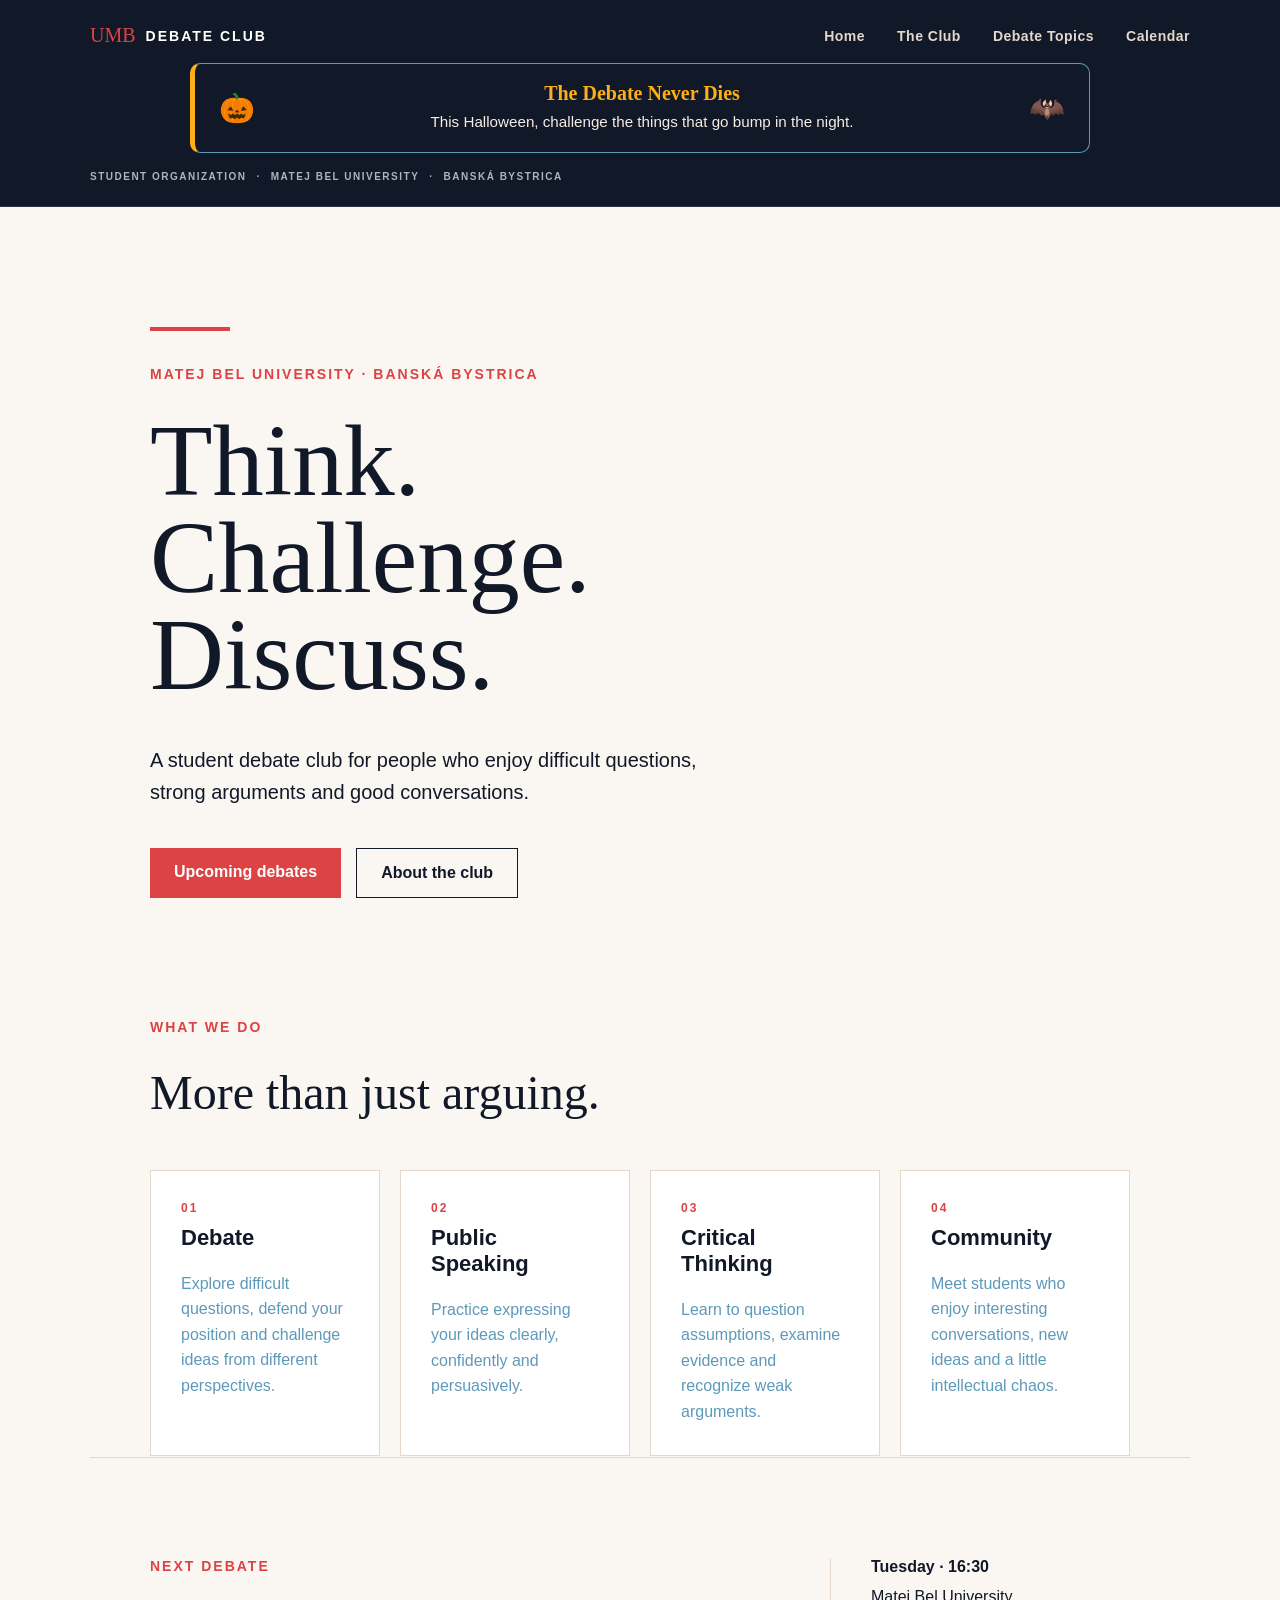
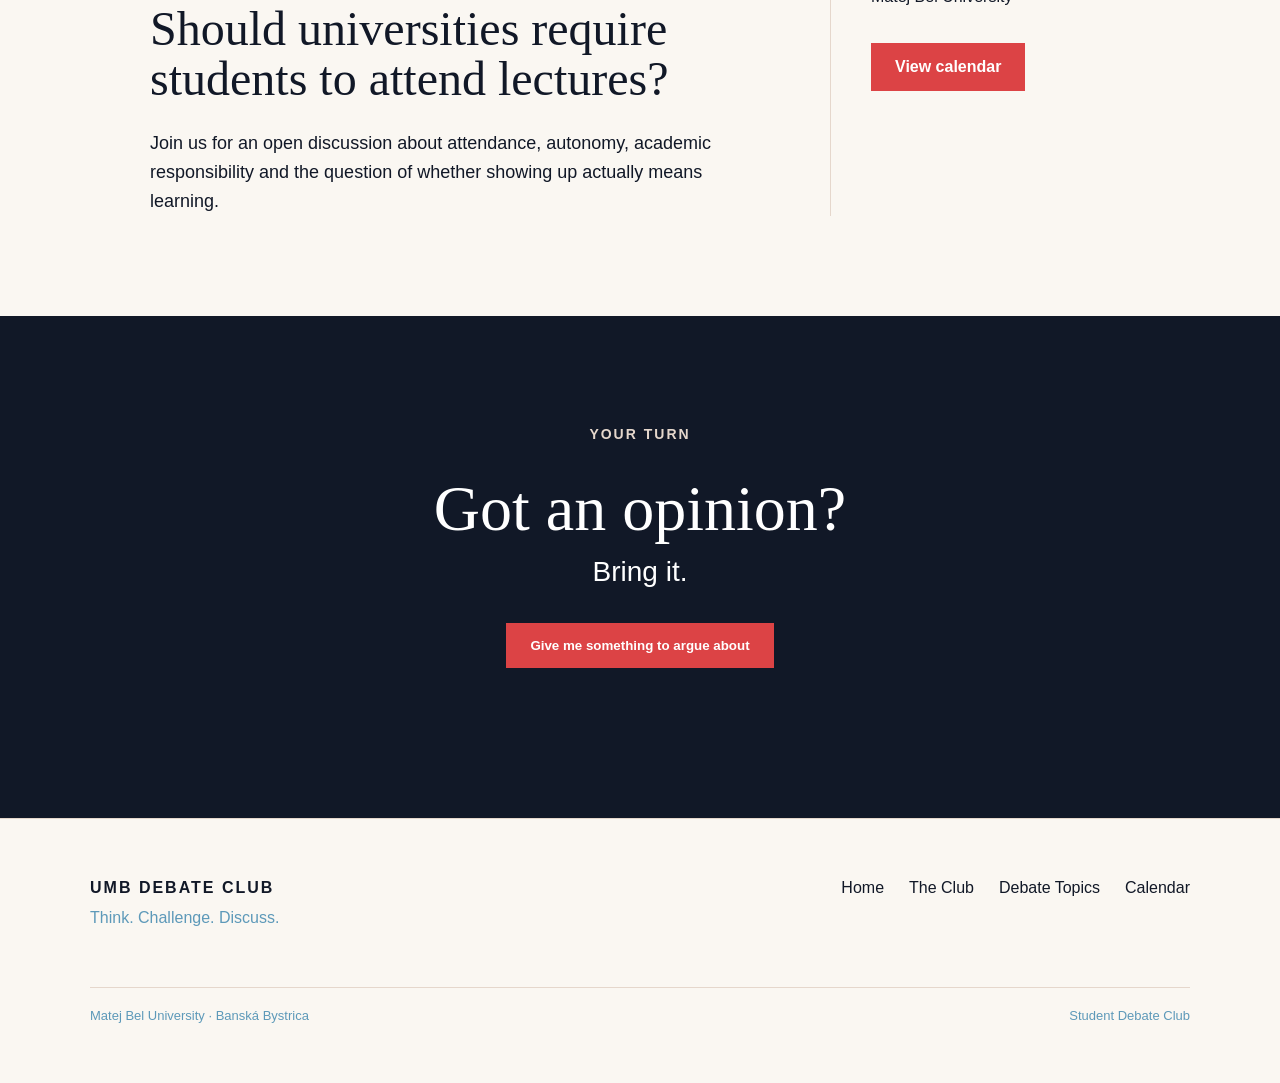
<file: index.html>
<!DOCTYPE html>
<html lang="en">
<head>
    <meta charset="UTF-8">
    <meta name="viewport" content="width=device-width, initial-scale=1.0">
    <title>UMB Debate Club</title>

    <link rel="stylesheet" href="./style.css">
</head>

<body>

<header>
    <nav>

        <a href="index.html" class="logo">
    <span>UMB</span>
    <strong>DEBATE CLUB</strong>
</a>

        <div class="nav-links">
            <a href="index.html">Home</a>
            <a href="club.html">The Club</a>
            <a href="topics.html">Debate Topics</a>
            <a href="calendar.html">Calendar</a>
        </div>

    </nav>


<div class="halloween-banner">
    <span class="halloween-icon" aria-hidden="true">🎃</span>
    <div class="halloween-message">
        <strong>The Debate Never Dies</strong>
        <p>This Halloween, challenge the things that go bump in the night.</p>
    </div>
    <span class="halloween-icon" aria-hidden="true">🦇</span>
</div>


<div class="header-meta">
        <span>STUDENT ORGANIZATION</span>
        <span>·</span>
        <span>MATEJ BEL UNIVERSITY</span>
        <span>·</span>
        <span>BANSKÁ BYSTRICA</span>
    </div>

</header>


<main>

    <section class="hero">

        <p class="eyebrow">MATEJ BEL UNIVERSITY · BANSKÁ BYSTRICA</p>

        <h1>
            Think.<br>
            Challenge.<br>
            Discuss.
        </h1>

        <p class="hero-text">
            A student debate club for people who enjoy
            difficult questions, strong arguments and
            good conversations.
        </p>

        <div class="hero-buttons">
            <a href="topics.html" class="button">Upcoming debates</a>
            <a href="club.html" class="button button-secondary">About the club</a>
        </div>

    </section>


    <section class="what-we-do">

        <div class="section-heading">
            <p class="eyebrow">WHAT WE DO</p>
            <h2>More than just arguing.</h2>
        </div>

        <div class="cards">

            <article class="card">
                <span class="card-number">01</span>
                <h3>Debate</h3>
                <p>
                    Explore difficult questions, defend your position
                    and challenge ideas from different perspectives.
                </p>
            </article>

            <article class="card">
                <span class="card-number">02</span>
                <h3>Public Speaking</h3>
                <p>
                    Practice expressing your ideas clearly,
                    confidently and persuasively.
                </p>
            </article>

            <article class="card">
                <span class="card-number">03</span>
                <h3>Critical Thinking</h3>
                <p>
                    Learn to question assumptions, examine evidence
                    and recognize weak arguments.
                </p>
            </article>

            <article class="card">
                <span class="card-number">04</span>
                <h3>Community</h3>
                <p>
                    Meet students who enjoy interesting conversations,
                    new ideas and a little intellectual chaos.
                </p>
            </article>

        </div>

    </section>


    <section class="next-debate">

        <div>
            <p class="eyebrow">NEXT DEBATE</p>

            <h2>Should universities require students to attend lectures?</h2>

            <p>
                Join us for an open discussion about attendance,
                autonomy, academic responsibility and the question
                of whether showing up actually means learning.
            </p>
        </div>

        <div class="event-details">
            <p><strong>Tuesday · 16:30</strong></p>
            <p>Matej Bel University</p>
            <a href="calendar.html" class="button">View calendar</a>
        </div>

    </section>


    <section class="join">

        <p class="eyebrow">YOUR TURN</p>

        <h2>Got an opinion?</h2>

        <p>Bring it.</p>

        <button class="button" id="debate-button">
    Give me something to argue about
</button>

<p id="debate-question"></p>

    </section>

</main>

<footer>

    <div class="footer-main">

        <div>
            <a href="index.html" class="footer-logo">
                UMB DEBATE CLUB
            </a>

            <p>
                Think. Challenge. Discuss.
            </p>
        </div>

        <div class="footer-links">
            <a href="index.html" class="active">Home</a>
            <a href="club.html">The Club</a>
            <a href="topics.html">Debate Topics</a>
            <a href="calendar.html">Calendar</a>
        </div>

    </div>

    <div class="footer-bottom">
        <span>Matej Bel University · Banská Bystrica</span>
        <span>Student Debate Club</span>
    </div>

</footer>

<script src="./script.js"></script>

</body>
</html>
</file>
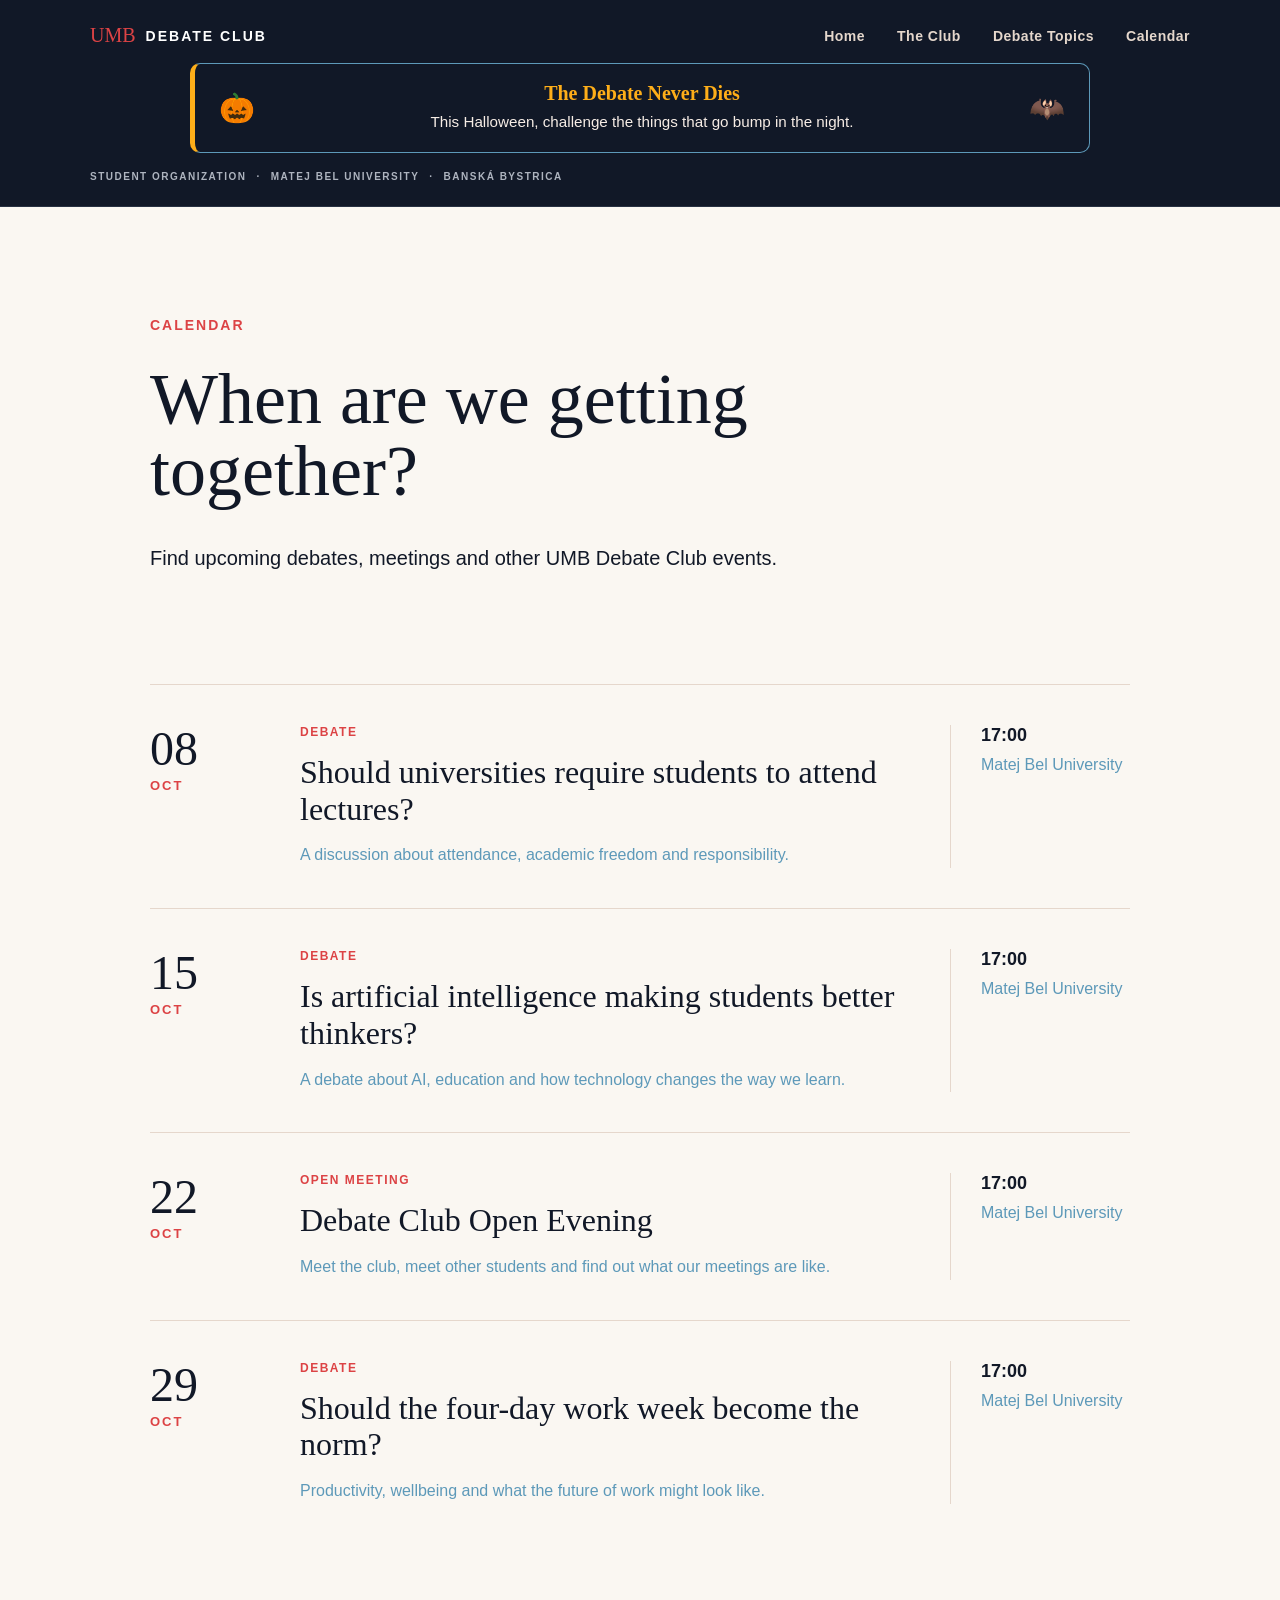
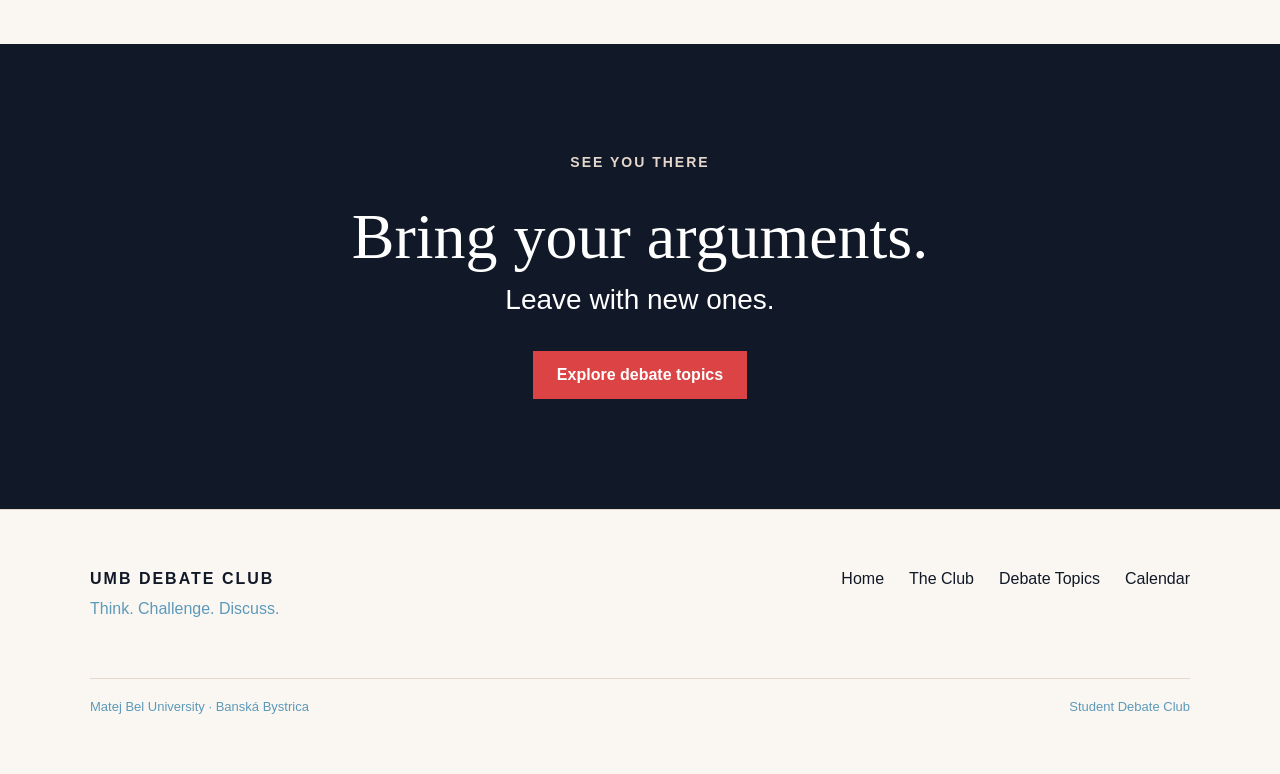
<file: calendar.html>
<!DOCTYPE html>
<html lang="en">

<head>
    <meta charset="UTF-8">
    <meta name="viewport" content="width=device-width, initial-scale=1.0">

    <title>Calendar · UMB Debate Club</title>

    <link rel="stylesheet" href="./style.css">
</head>

<body>

    <header>
        <nav>

    <a href="index.html" class="logo">
        <span>UMB</span>
        <strong>DEBATE CLUB</strong>
    </a>

            <div class="nav-links">
                <a href="index.html">Home</a>
                <a href="club.html">The Club</a>
                <a href="topics.html">Debate Topics</a>
                <a href="calendar.html">Calendar</a>
            </div>

        </nav>



<div class="halloween-banner">
    <span class="halloween-icon" aria-hidden="true">🎃</span>
    <div class="halloween-message">
        <strong>The Debate Never Dies</strong>
        <p>This Halloween, challenge the things that go bump in the night.</p>
    </div>
    <span class="halloween-icon" aria-hidden="true">🦇</span>
</div>


        <div class="header-meta">
        <span>STUDENT ORGANIZATION</span>
        <span>·</span>
        <span>MATEJ BEL UNIVERSITY</span>
        <span>·</span>
        <span>BANSKÁ BYSTRICA</span>
    </div>

    </header>


    <main>

        <section class="page-intro">

            <p class="eyebrow">CALENDAR</p>

            <h1>
                When are we
                getting together?
            </h1>

            <p>
                Find upcoming debates, meetings and other
                UMB Debate Club events.
            </p>

        </section>


        <section class="events">

            <article class="event">

                <div class="event-date">
                    <span class="event-day">08</span>
                    <span class="event-month">OCT</span>
                </div>

                <div class="event-info">
                    <p class="event-type">DEBATE</p>

                    <h2>
                        Should universities require
                        students to attend lectures?
                    </h2>

                    <p>
                        A discussion about attendance,
                        academic freedom and responsibility.
                    </p>
                </div>

                <div class="event-location">
                    <strong>17:00</strong>
                    <span>Matej Bel University</span>
                </div>

            </article>


            <article class="event">

                <div class="event-date">
                    <span class="event-day">15</span>
                    <span class="event-month">OCT</span>
                </div>

                <div class="event-info">
                    <p class="event-type">DEBATE</p>

                    <h2>
                        Is artificial intelligence
                        making students better thinkers?
                    </h2>

                    <p>
                        A debate about AI, education and
                        how technology changes the way we learn.
                    </p>
                </div>

                <div class="event-location">
                    <strong>17:00</strong>
                    <span>Matej Bel University</span>
                </div>

            </article>


            <article class="event">

                <div class="event-date">
                    <span class="event-day">22</span>
                    <span class="event-month">OCT</span>
                </div>

                <div class="event-info">
                    <p class="event-type">OPEN MEETING</p>

                    <h2>
                        Debate Club Open Evening
                    </h2>

                    <p>
                        Meet the club, meet other students and
                        find out what our meetings are like.
                    </p>
                </div>

                <div class="event-location">
                    <strong>17:00</strong>
                    <span>Matej Bel University</span>
                </div>

            </article>


            <article class="event">

                <div class="event-date">
                    <span class="event-day">29</span>
                    <span class="event-month">OCT</span>
                </div>

                <div class="event-info">
                    <p class="event-type">DEBATE</p>

                    <h2>
                        Should the four-day work week become the norm?
                    </h2>

                    <p>
                        Productivity, wellbeing and what the
                        future of work might look like.
                    </p>
                </div>

                <div class="event-location">
                    <strong>17:00</strong>
                    <span>Matej Bel University</span>
                </div>

            </article>

        </section>


        <section class="join">

            <p class="eyebrow">SEE YOU THERE</p>

            <h2>Bring your arguments.</h2>

            <p>Leave with new ones.</p>

            <a href="topics.html" class="button">
                Explore debate topics
            </a>

        </section>

    </main>

<footer>

    <div class="footer-main">

        <div>
            
<a href="index.html" class="footer-logo">
    UMB DEBATE CLUB
</a>


            <p>
                Think. Challenge. Discuss.
            </p>
        </div>

        <div class="footer-links">
            <a href="index.html">Home</a>
            <a href="club.html">The Club</a>
            <a href="topics.html">Debate Topics</a>
            <a href="calendar.html" class="active">Calendar</a>
        </div>

    </div>

    <div class="footer-bottom">
        <span>Matej Bel University · Banská Bystrica</span>
        <span>Student Debate Club</span>
    </div>

</footer>

</body>

</html>
</file>
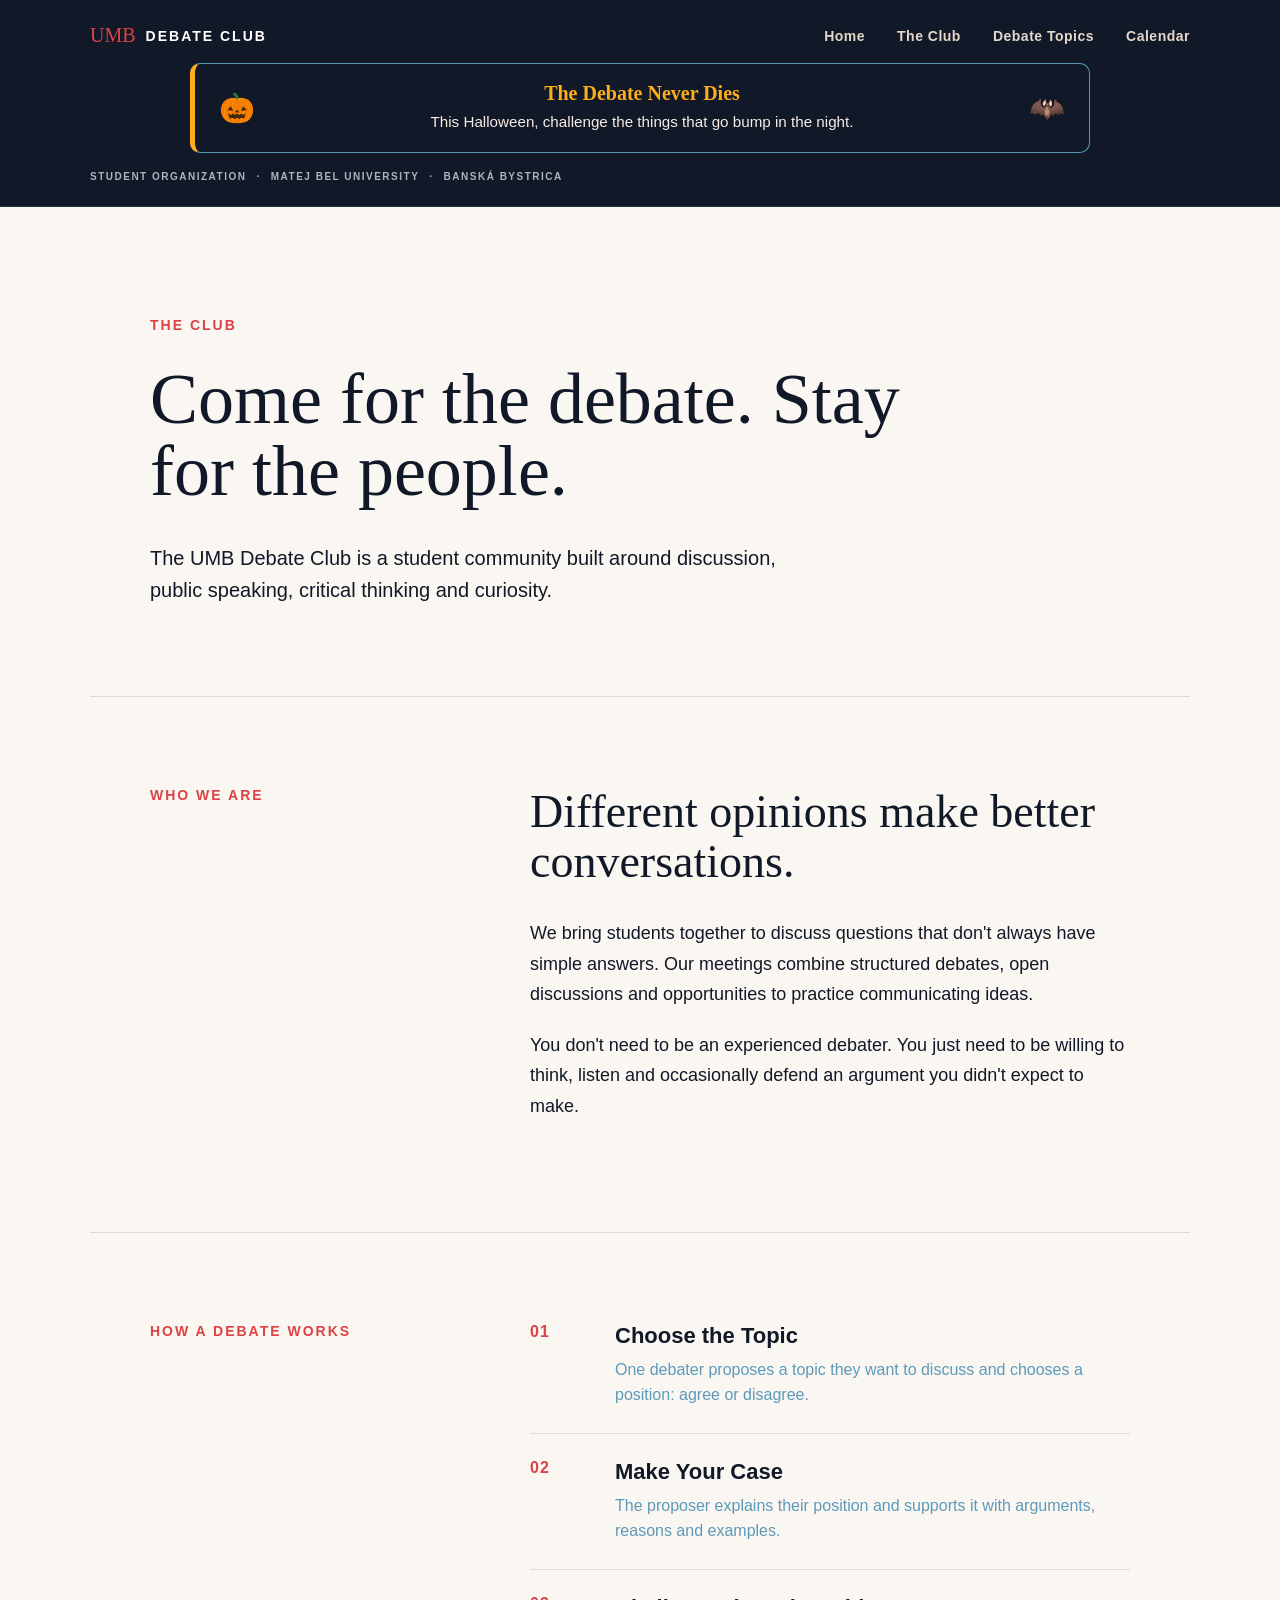
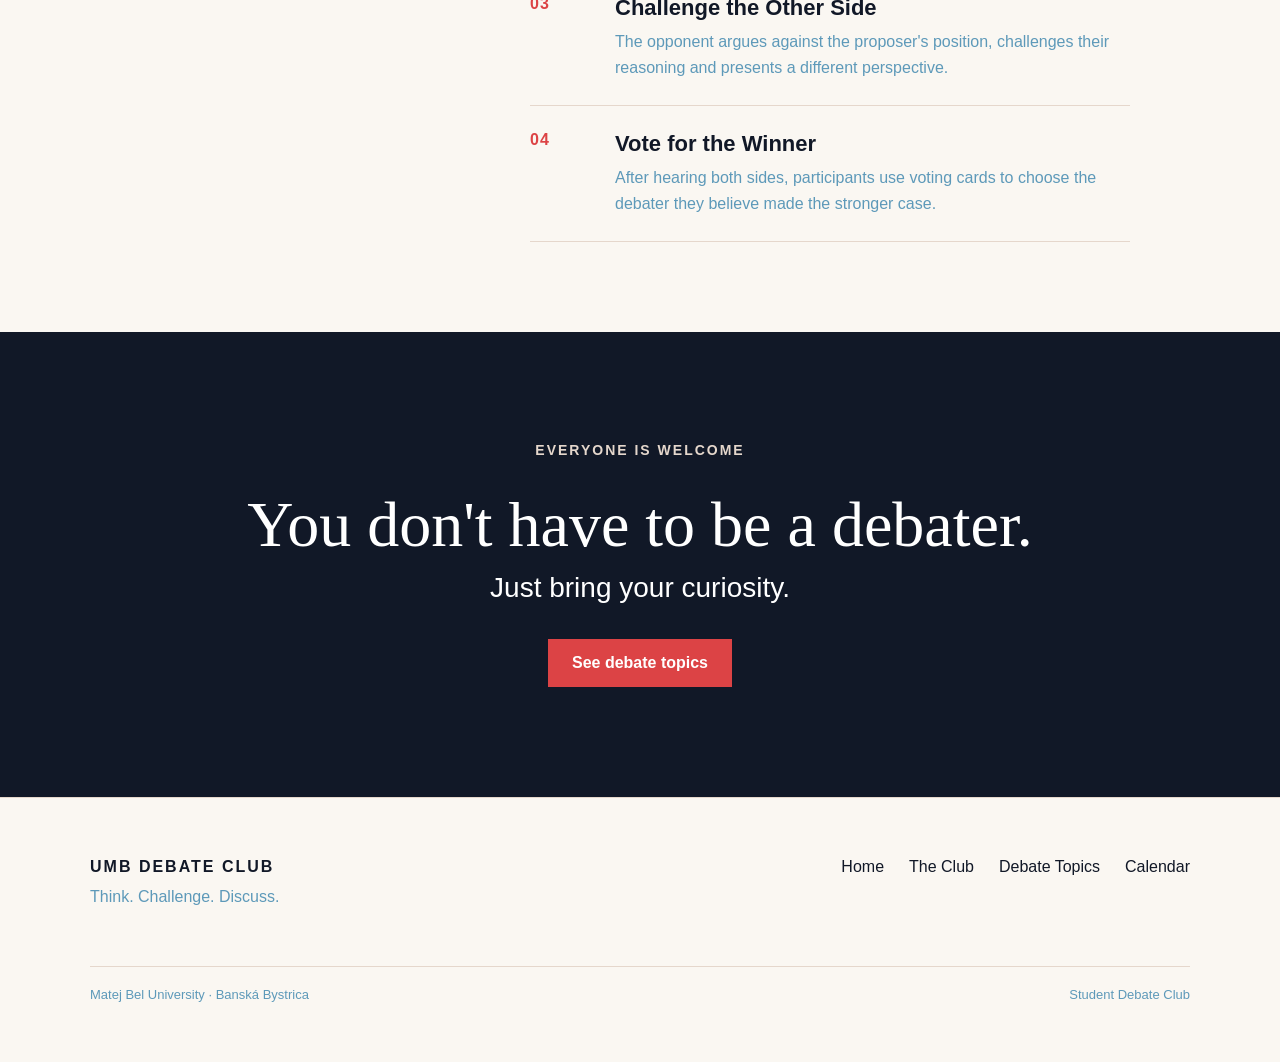
<file: club.html>
<!DOCTYPE html>
<html lang="en">

<head>
    <meta charset="UTF-8">
    <meta name="viewport" content="width=device-width, initial-scale=1.0">

    <title>The Club · UMB Debate Club</title>

    <link rel="stylesheet" href="./style.css">
</head>

<body>

    <header>
        <nav>

            <a href="index.html" class="logo">
    <span>UMB</span>
    <strong>DEBATE CLUB</strong>
</a>

            <div class="nav-links">
                <a href="index.html">Home</a>
                <a href="club.html">The Club</a>
                <a href="topics.html">Debate Topics</a>
                <a href="calendar.html">Calendar</a>
            </div>

        </nav>


<div class="halloween-banner">
    <span class="halloween-icon" aria-hidden="true">🎃</span>
    <div class="halloween-message">
        <strong>The Debate Never Dies</strong>
        <p>This Halloween, challenge the things that go bump in the night.</p>
    </div>
    <span class="halloween-icon" aria-hidden="true">🦇</span>
</div>


<div class="header-meta">
        <span>STUDENT ORGANIZATION</span>
        <span>·</span>
        <span>MATEJ BEL UNIVERSITY</span>
        <span>·</span>
        <span>BANSKÁ BYSTRICA</span>
    </div>

    </header>


    <main>

        <section class="page-intro">

            <p class="eyebrow">THE CLUB</p>

            <h1>
                Come for the debate.
                Stay for the people.
            </h1>

            <p>
                The UMB Debate Club is a student community built around
                discussion, public speaking, critical thinking and curiosity.
            </p>

        </section>


        <section class="club-section">

            <div class="section-label">
                <p class="eyebrow">WHO WE ARE</p>
            </div>

            <div class="section-content">

                <h2>Different opinions make better conversations.</h2>

                <p>
                    We bring students together to discuss questions that
                    don't always have simple answers. Our meetings combine
                    structured debates, open discussions and opportunities
                    to practice communicating ideas.
                </p>

                <p>
                    You don't need to be an experienced debater. You just
                    need to be willing to think, listen and occasionally
                    defend an argument you didn't expect to make.
                </p>

            </div>

        </section>


               <section class="club-section">

            <div class="section-label">
                <p class="eyebrow">HOW A DEBATE WORKS</p>
            </div>

            <div class="meeting-list">

                <div class="meeting-step">
                    <span>01</span>

                    <div>
                        <h3>Choose the Topic</h3>
                        <p>
                            One debater proposes a topic they want to discuss
                            and chooses a position: agree or disagree.
                        </p>
                    </div>
                </div>

                <div class="meeting-step">
                    <span>02</span>

                    <div>
                        <h3>Make Your Case</h3>
                        <p>
                            The proposer explains their position and supports
                            it with arguments, reasons and examples.
                        </p>
                    </div>
                </div>

                <div class="meeting-step">
                    <span>03</span>

                    <div>
                        <h3>Challenge the Other Side</h3>
                        <p>
                            The opponent argues against the proposer's
                            position, challenges their reasoning and
                            presents a different perspective.
                        </p>
                    </div>
                </div>

                <div class="meeting-step">
                    <span>04</span>

                    <div>
                        <h3>Vote for the Winner</h3>
                        <p>
                            After hearing both sides, participants use
                            voting cards to choose the debater they believe
                            made the stronger case.
                        </p>
                    </div>
                </div>

            </div>

        </section>

        <section class="join">

            <p class="eyebrow">EVERYONE IS WELCOME</p>

            <h2>You don't have to be a debater.</h2>

            <p>Just bring your curiosity.</p>

            <a href="topics.html" class="button">See debate topics</a>

        </section>

    </main>

<footer>

    <div class="footer-main">

        <div>
            <a href="index.html" class="footer-logo">
                UMB DEBATE CLUB
            </a>

            <p>
                Think. Challenge. Discuss.
            </p>
        </div>

        <div class="footer-links">
            <a href="index.html">Home</a>
            <a href="club.html" class="active">The Club</a>
            <a href="topics.html">Debate Topics</a>
            <a href="calendar.html">Calendar</a>
        </div>

    </div>

    <div class="footer-bottom">
        <span>Matej Bel University · Banská Bystrica</span>
        <span>Student Debate Club</span>
    </div>

</footer>

</body>

</html>
</file>
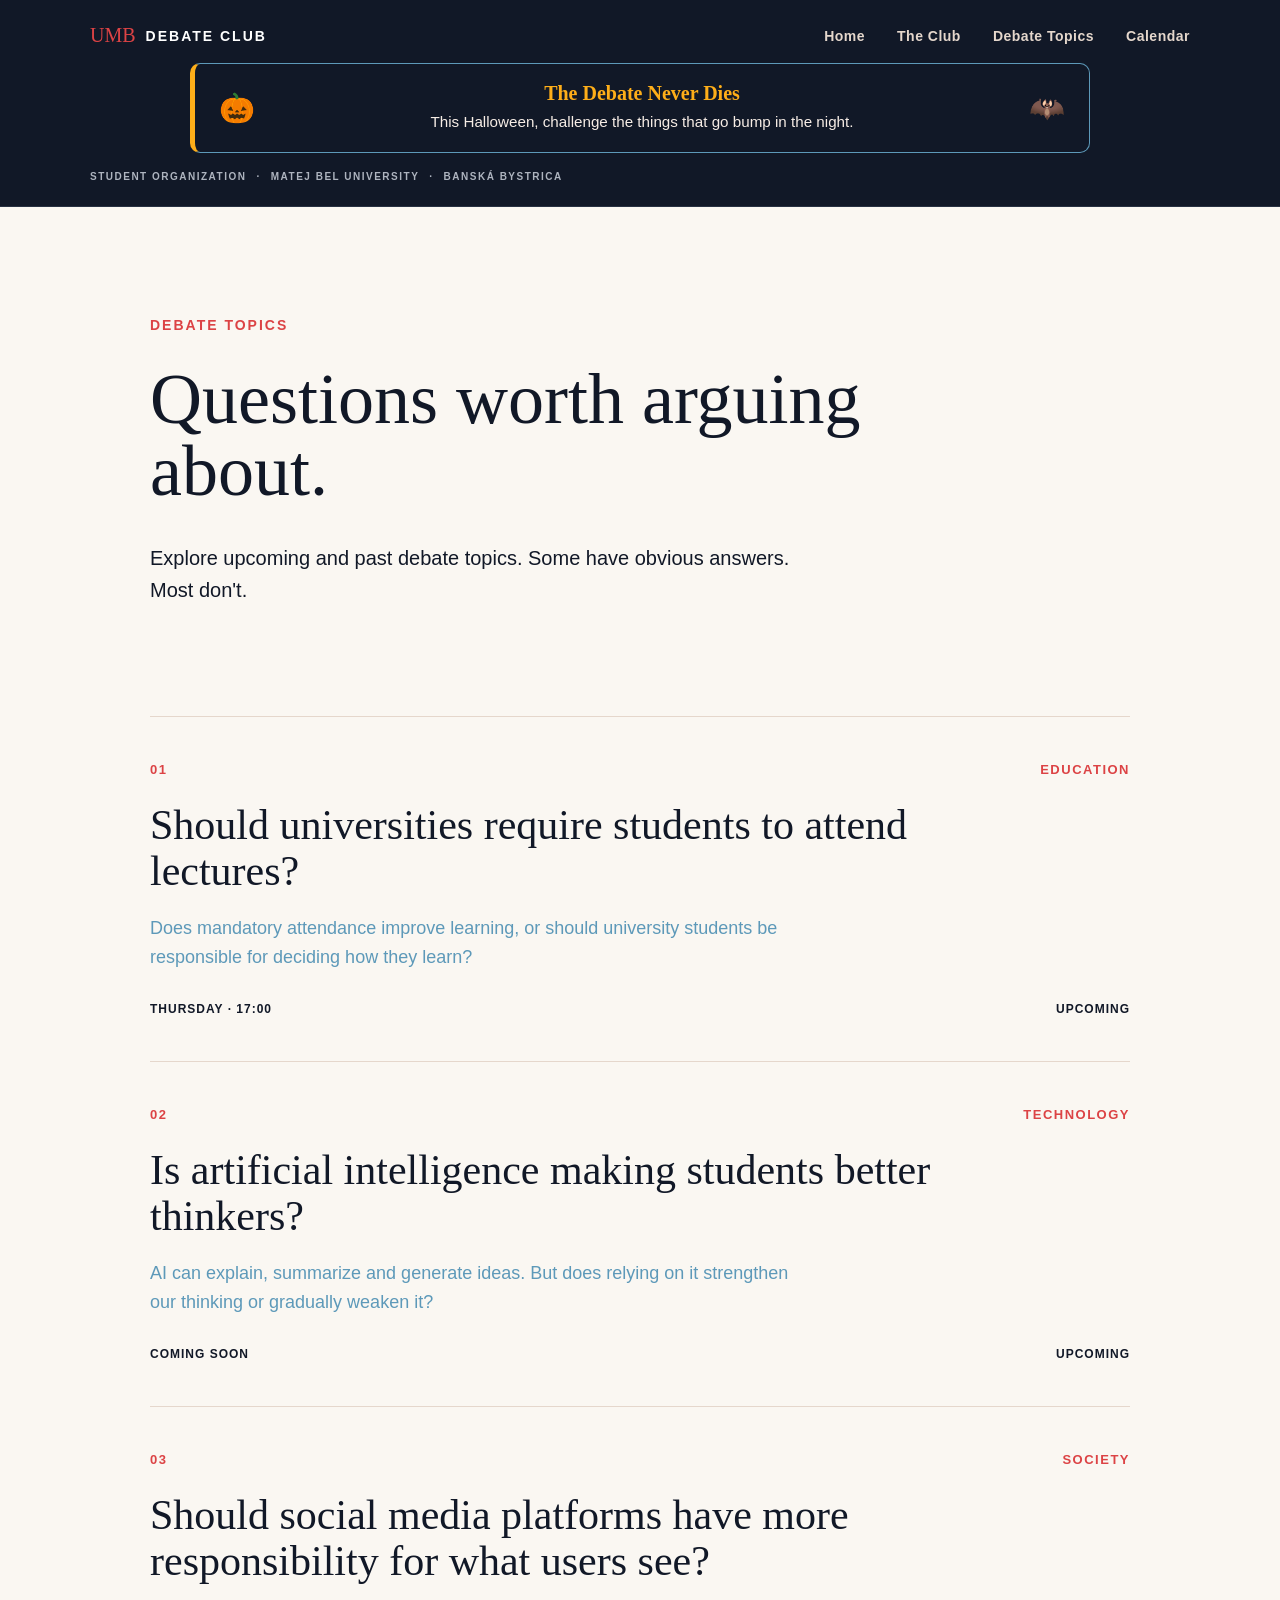
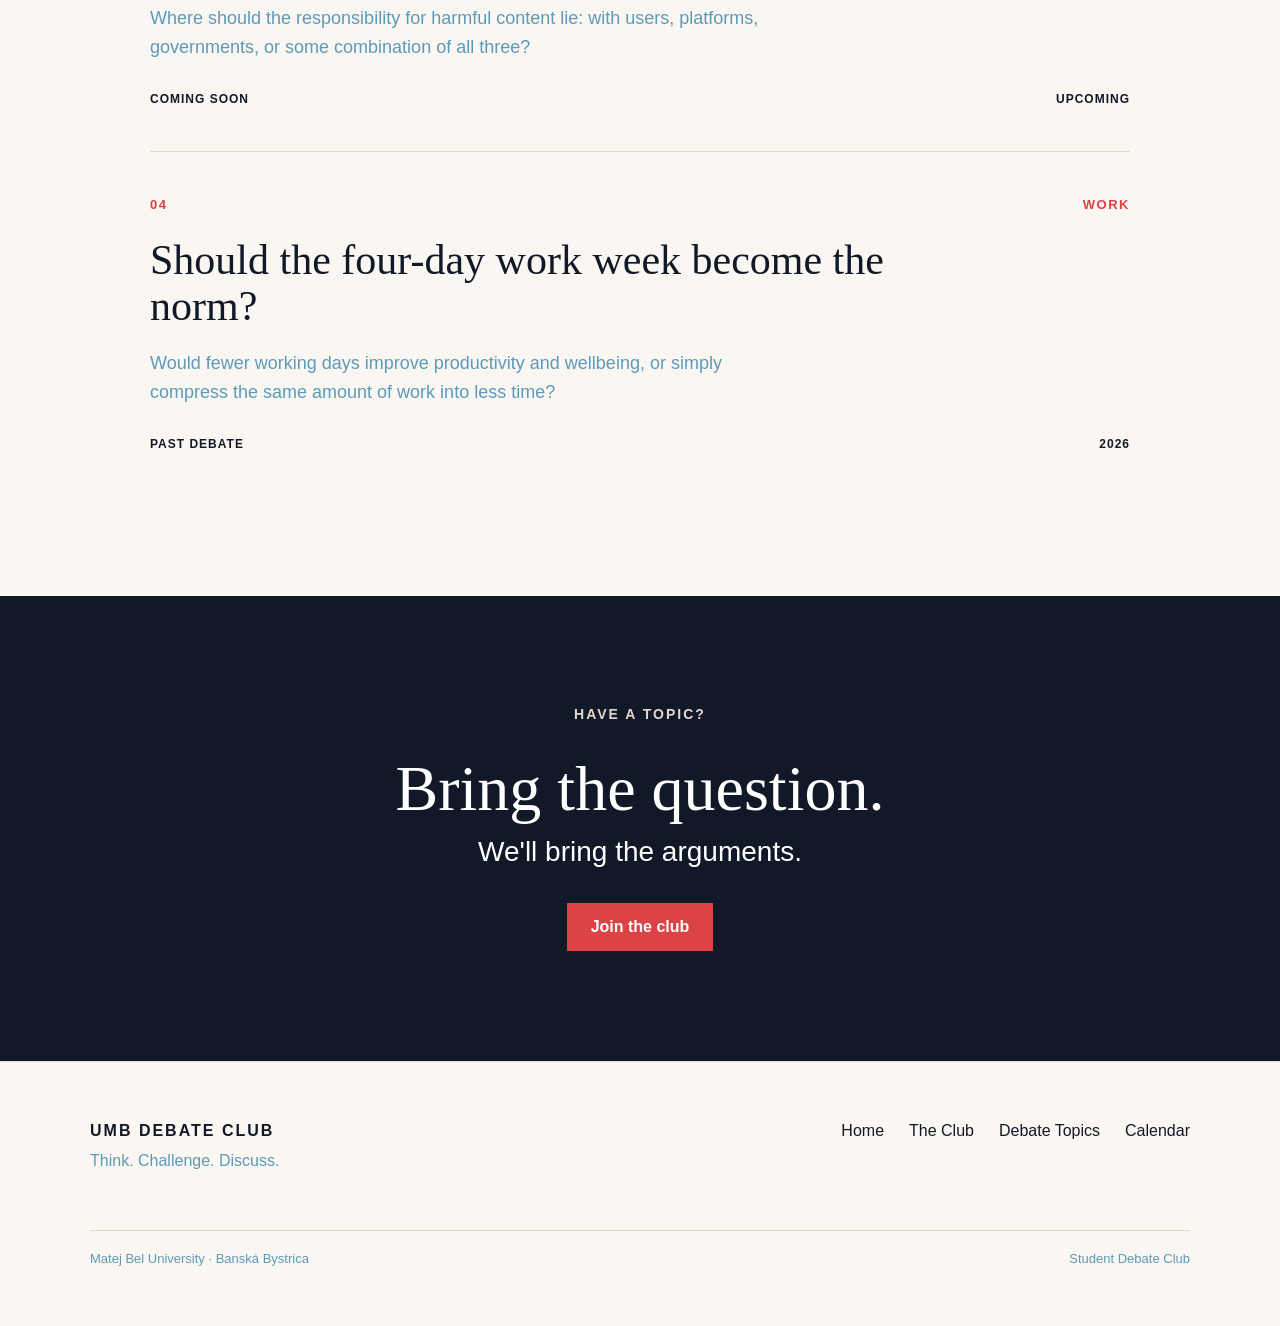
<file: topics.html>
<!DOCTYPE html>
<html lang="en">

<head>
    <meta charset="UTF-8">
    <meta name="viewport" content="width=device-width, initial-scale=1.0">

    <title>Debate Topics · UMB Debate Club</title>

    <link rel="stylesheet" href="./style.css">
</head>

<body>

    <header>
        <nav>

            <a href="index.html" class="logo">
    <span>UMB</span>
    <strong>DEBATE CLUB</strong>
</a>

            <div class="nav-links">
                <a href="index.html">Home</a>
                <a href="club.html">The Club</a>
                <a href="topics.html">Debate Topics</a>
                <a href="calendar.html">Calendar</a>
            </div>

        </nav>


<div class="halloween-banner">
    <span class="halloween-icon" aria-hidden="true">🎃</span>
    <div class="halloween-message">
        <strong>The Debate Never Dies</strong>
        <p>This Halloween, challenge the things that go bump in the night.</p>
    </div>
    <span class="halloween-icon" aria-hidden="true">🦇</span>
</div>


<div class="header-meta">
        <span>STUDENT ORGANIZATION</span>
        <span>·</span>
        <span>MATEJ BEL UNIVERSITY</span>
        <span>·</span>
        <span>BANSKÁ BYSTRICA</span>
    </div>

    </header>


    <main>

        <section class="page-intro">

            <p class="eyebrow">DEBATE TOPICS</p>

            <h1>
                Questions worth
                arguing about.
            </h1>

            <p>
                Explore upcoming and past debate topics.
                Some have obvious answers. Most don't.
            </p>

        </section>


        <section class="topics">

            <article class="topic-card">

                <div class="topic-meta">
                    <span>01</span>
                    <span>EDUCATION</span>
                </div>

                <h2>Should universities require students to attend lectures?</h2>

                <p>
                    Does mandatory attendance improve learning,
                    or should university students be responsible
                    for deciding how they learn?
                </p>

                <div class="topic-footer">
                    <span>THURSDAY · 17:00</span>
                    <span>UPCOMING</span>
                </div>

            </article>


            <article class="topic-card">

                <div class="topic-meta">
                    <span>02</span>
                    <span>TECHNOLOGY</span>
                </div>

                <h2>Is artificial intelligence making students better thinkers?</h2>

                <p>
                    AI can explain, summarize and generate ideas.
                    But does relying on it strengthen our thinking
                    or gradually weaken it?
                </p>

                <div class="topic-footer">
                    <span>COMING SOON</span>
                    <span>UPCOMING</span>
                </div>

            </article>


            <article class="topic-card">

                <div class="topic-meta">
                    <span>03</span>
                    <span>SOCIETY</span>
                </div>

                <h2>Should social media platforms have more responsibility for what users see?</h2>

                <p>
                    Where should the responsibility for harmful
                    content lie: with users, platforms, governments,
                    or some combination of all three?
                </p>

                <div class="topic-footer">
                    <span>COMING SOON</span>
                    <span>UPCOMING</span>
                </div>

            </article>


            <article class="topic-card">

                <div class="topic-meta">
                    <span>04</span>
                    <span>WORK</span>
                </div>

                <h2>Should the four-day work week become the norm?</h2>

                <p>
                    Would fewer working days improve productivity
                    and wellbeing, or simply compress the same
                    amount of work into less time?
                </p>

                <div class="topic-footer">
                    <span>PAST DEBATE</span>
                    <span>2026</span>
                </div>

            </article>

        </section>


        <section class="join">

            <p class="eyebrow">HAVE A TOPIC?</p>

            <h2>Bring the question.</h2>

            <p>We'll bring the arguments.</p>

            <a href="club.html" class="button">Join the club</a>

        </section>

    </main>

<footer>

    <div class="footer-main">

        <div>
            <a href="index.html" class="footer-logo">
                UMB DEBATE CLUB
            </a>

            <p>
                Think. Challenge. Discuss.
            </p>
        </div>

        <div class="footer-links">
            <a href="index.html">Home</a>
            <a href="club.html">The Club</a>
            <a href="topics.html" class="active">Debate Topics</a>
            <a href="calendar.html">Calendar</a>
        </div>

    </div>

    <div class="footer-bottom">
        <span>Matej Bel University · Banská Bystrica</span>
        <span>Student Debate Club</span>
    </div>

</footer>

</body>

</html>
</file>
<file: style.css>
* {
    box-sizing: border-box;
    margin: 0;
    padding: 0;
}

body {
    background-color: #faf7f2;
    color: #111827;
    font-family: Arial, sans-serif;
}

header {
    padding: 24px 60px;
    border-bottom: 1px solid #e5d7cc;
}

header {
    position: sticky;
    top: 0;
    z-index: 1000;

    padding: 24px 60px;

    background-color: #111827;
    color: white;

    border-bottom: 1px solid #283142;
}

.header-meta {
    max-width: 1100px;
    margin: 18px auto 0;

    display: flex;
    gap: 10px;

    color: #aeb4bf;
    font-size: 10px;
    font-weight: bold;
    letter-spacing: 1.5px;
}

nav {
    max-width: 1100px;
    margin: 0 auto;

    display: flex;
    justify-content: space-between;
    align-items: center;
}

.logo {
    display: flex;
    align-items: center;
    gap: 10px;

    color: white;
    text-decoration: none;
}

.logo span {
    color: #dc4345;

    font-family: Georgia, serif;
    font-size: 20px;
    font-weight: 500;
}

.logo strong {
    color: white;

    font-size: 14px;
    letter-spacing: 2px;
}

.logo:hover {
    color: #dc4345;
}

.nav-links {
    display: flex;
    align-items: center;
    gap: 32px;
}

.nav-links a {
    position: relative;

    color: #e5d7cc;
    text-decoration: none;

    font-size: 14px;
    font-weight: bold;
    letter-spacing: 0.5px;

    transition: color 0.2s ease;
}

.nav-links a::after {
    content: "";

    position: absolute;
    left: 0;
    bottom: -8px;

    width: 0;
    height: 2px;

    background-color: #dc4345;

    transition: width 0.2s ease;
}

.nav-links a:hover::after,
.nav-links a.active::after {
    width: 100%;
}

.nav-links a:hover {
    color: #dc4345;
}

.hero {

    max-width: 1100px;
    margin: 0 auto;
    padding: 120px 60px;
}

.hero::before {
    content: "";
    display: block;
    width: 80px;
    height: 4px;
    background-color: #dc4345;
    margin-bottom: 35px;
}

.eyebrow {
    color: #dc4345;
    font-size: 14px;
    font-weight: bold;
    letter-spacing: 2px;
    margin-bottom: 30px;
}

.hero h1 {
    font-family: Georgia, serif;
    font-size: clamp(60px, 8vw, 110px);
    line-height: 0.95;
    font-weight: 500;
    margin-bottom: 40px;
}

.hero-text {
    max-width: 550px;
    font-size: 20px;
    line-height: 1.6;
    margin-bottom: 40px;
}

.hero-buttons {
    display: flex;
    gap: 15px;
}

.button {
    display: inline-block;
    padding: 15px 24px;

    background-color: #dc4345;
    color: white;

    text-decoration: none;
    font-weight: bold;

    border: none;
    cursor: pointer;

    transition:
        transform 0.2s ease,
        background-color 0.2s ease;
}

.button:hover {
    background-color: #111827;
    transform: translateY(-3px);
}

.button-secondary {
    background-color: transparent;
    color: #111827;
    border: 1px solid #111827;
    transition:
        background-color 0.2s ease,
        color 0.2s ease,
        transform 0.2s ease;
}

.button-secondary:hover {
    background-color: #111827;
    color: white;
    transform: translateY(-3px);
}

/* WHAT WE DO */

.what-we-do {
    max-width: 1100px;
    margin: 0 auto;
    padding: 1px 60px;
}

.section-heading {
    margin-bottom: 50px;
}

.section-heading h2 {
    font-family: Georgia, serif;
    font-size: 48px;
    font-weight: 500;
}

.cards {
    display: grid;
    grid-template-columns: repeat(4, 1fr);
    gap: 20px;
}

.card {
    background-color: white;
    border: 1px solid #e5d7cc;
    padding: 30px;
    min-height: 240px;

    transition:
        transform 0.25s ease,
        border-color 0.25s ease,
        box-shadow 0.25s ease;
}

.card:hover {
    transform: translateY(-6px);
    border-color: #dc4345;
    box-shadow: 0 12px 30px rgba(17, 24, 39, 0.08);
}

.card h3 {
    font-size: 22px;
    margin-bottom: 20px;
}

.card p {
    color: #5d99b9;
    line-height: 1.6;
}

.card-number {
    display: block;

    color: #dc4345;

    font-size: 12px;
    font-weight: bold;
    letter-spacing: 2px;

    margin-bottom: 10px;
}

/* NEXT DEBATE */

.next-debate {
    max-width: 1100px;
    margin: 0 auto;
    padding: 100px 60px;
    display: grid;
    grid-template-columns: 2fr 1fr;
    gap: 80px;
    border-top: 1px solid #e5d7cc;
}

.next-debate h2 {
    font-family: Georgia, serif;
    font-size: 48px;
    font-weight: 500;
    line-height: 1.05;
    margin-bottom: 25px;
}

.next-debate > div:first-child > p:last-child {
    max-width: 650px;
    font-size: 18px;
    line-height: 1.6;
}

.event-details {
    border-left: 1px solid #e5d7cc;
    padding-left: 40px;
}

.event-details p {
    margin-bottom: 12px;
}

.event-details .button {
    margin-top: 25px;
}


/* JOIN */

.join {
    background-color: #111827;
    color: white;
    text-align: center;
    padding: 110px 30px;
}

.join .eyebrow {
    color: #e5d7cc;
}

.join h2 {
    font-family: Georgia, serif;
    font-size: 64px;
    font-weight: 500;
}

.join p:not(.eyebrow) {
    font-size: 28px;
    margin: 10px 0 35px;
}

.join .button {
    background-color: #dc4345;
}

.join .button:hover {
    background-color: white;
    color: #111827;
}

/* PAGE INTRO */

.page-intro {
    max-width: 1100px;
    margin: 0 auto;
    padding: 110px 60px 90px;
}

.page-intro h1 {
    max-width: 850px;
    font-family: Georgia, serif;
    font-size: 72px;
    line-height: 1;
    font-weight: 500;
    margin-bottom: 35px;
}

.page-intro > p:last-child {
    max-width: 650px;
    font-size: 20px;
    line-height: 1.6;
}


/* CLUB SECTIONS */

.club-section {
    max-width: 1100px;
    margin: 0 auto;
    padding: 90px 60px;
    border-top: 1px solid #e5d7cc;

    display: grid;
    grid-template-columns: 1fr 2fr;
    gap: 80px;
}

.section-content h2 {
    font-family: Georgia, serif;
    font-size: 46px;
    line-height: 1.1;
    font-weight: 500;
    margin-bottom: 30px;
}

.section-content p {
    max-width: 700px;
    font-size: 18px;
    line-height: 1.7;
    margin-bottom: 20px;
}


/* MEETING STEPS */

.meeting-list {
    display: flex;
    flex-direction: column;
}

.meeting-step {
    display: grid;
    grid-template-columns: 60px 1fr;
    gap: 25px;

    padding: 25px 0;
    border-bottom: 1px solid #e5d7cc;
}

.meeting-step:first-child {
    padding-top: 0;
}

.meeting-step span {
    color: #dc4345;
    font-weight: bold;
    letter-spacing: 1px;
}

.meeting-step h3 {
    font-size: 22px;
    margin-bottom: 8px;
}

.meeting-step p {
    color: #5d99b9;
    line-height: 1.6;
}

/* TOPICS */

.topics {
    max-width: 1100px;
    margin: 0 auto;
    padding: 20px 60px 100px;
}

.topic-card {
    padding: 45px 0;
    border-top: 1px solid #e5d7cc;
}

.topic-meta {
    display: flex;
    justify-content: space-between;
    color: #dc4345;
    font-size: 13px;
    font-weight: bold;
    letter-spacing: 1.5px;
    margin-bottom: 25px;
}

.topic-card h2 {
    max-width: 850px;
    font-family: Georgia, serif;
    font-size: 42px;
    line-height: 1.1;
    font-weight: 500;
    margin-bottom: 20px;
}

.topic-card > p {
    max-width: 650px;
    color: #5d99b9;
    font-size: 18px;
    line-height: 1.6;
    margin-bottom: 30px;
}

.topic-footer {
    display: flex;
    justify-content: space-between;
    color: #111827;
    font-size: 12px;
    font-weight: bold;
    letter-spacing: 1px;
}

/* CALENDAR */

.events {
    max-width: 1100px;
    margin: 0 auto;
    padding: 20px 60px 100px;
}

.event {
    display: grid;
    grid-template-columns: 100px 1fr 180px;
    gap: 50px;

    padding: 40px 0;
    border-top: 1px solid #e5d7cc;
}

.event-date {
    display: flex;
    flex-direction: column;
}

.event-day {
    font-family: Georgia, serif;
    font-size: 48px;
    line-height: 1;
}

.event-month {
    color: #dc4345;
    font-size: 13px;
    font-weight: bold;
    letter-spacing: 2px;
    margin-top: 5px;
}

.event-type {
    color: #dc4345;
    font-size: 12px;
    font-weight: bold;
    letter-spacing: 1.5px;
    margin-bottom: 15px;
}

.event-info h2 {
    max-width: 650px;
    font-family: Georgia, serif;
    font-size: 32px;
    line-height: 1.15;
    font-weight: 500;
    margin-bottom: 15px;
}

.event-info p:last-child {
    max-width: 600px;
    color: #5d99b9;
    line-height: 1.6;
}

.event-location {
    display: flex;
    flex-direction: column;
    gap: 8px;
    border-left: 1px solid #e5d7cc;
    padding-left: 30px;
}

.event-location strong {
    font-size: 18px;
}

.event-location span {
    color: #5d99b9;
    line-height: 1.4;
}

/* MOBILE */

@media (max-width: 768px) {

    footer {
    padding: 50px 25px;
}

.footer-main {
    flex-direction: column;
}


.footer-links {
    flex-direction: column;
    gap: 12px;
}

.footer-bottom {
    flex-direction: column;
    gap: 8px;
    margin-top: 40px;
}

    header {
        padding: 18px 20px;
    }

    .header-meta {
    display: none;
}

    nav {
        flex-direction: column;
        align-items: flex-start;
        gap: 20px;
    }

    .nav-links {
        flex-wrap: wrap;
        gap: 15px;
    }

    .hero {
        padding: 80px 25px;
    }

    .hero-text {
        font-size: 18px;
    }

    .what-we-do {
        padding: 70px 25px;
    }

    .cards {
        grid-template-columns: 1fr;
    }

    .next-debate {
        grid-template-columns: 1fr;
        padding: 70px 25px;
        gap: 40px;
    }

    .event-details {
        border-left: none;
        border-top: 1px solid #e5d7cc;
        padding-left: 0;
        padding-top: 30px;
    }

    .page-intro {
        padding: 80px 25px 60px;
    }

    .page-intro h1 {
        font-size: 52px;
    }

    .club-section {
        grid-template-columns: 1fr;
        padding: 70px 25px;
        gap: 40px;
    }

    .section-content h2 {
        font-size: 38px;
    }

    .topics {
        padding: 20px 25px 70px;
    }

    .topic-card h2 {
        font-size: 34px;
    }

    .events {
        padding: 20px 25px 70px;
    }

    .event {
        grid-template-columns: 70px 1fr;
        gap: 25px;
    }

    .event-location {
        grid-column: 2;
        border-left: none;
        border-top: 1px solid #e5d7cc;
        padding-left: 0;
        padding-top: 20px;
    }

    .event-info h2 {
        font-size: 27px;
    }

    .join {
        padding: 80px 25px;
    }

    .join h2 {
        font-size: 48px;
    }

}

/* FOOTER */

footer {
    background-color: #faf7f2;
    border-top: 1px solid #e5d7cc;
    padding: 60px;
}

.footer-main {
    max-width: 1100px;
    margin: 0 auto;

    display: flex;
    justify-content: space-between;
    gap: 50px;
}

.footer-logo {
    color: #111827;
    text-decoration: none;
    font-weight: bold;
    letter-spacing: 2px;
}

.footer-main p {
    color: #5d99b9;
    margin-top: 12px;
}

.footer-links {
    display: flex;
    gap: 25px;
    flex-wrap: wrap;
}

.footer-links a {
    color: #111827;
    text-decoration: none;
}

.footer-links a:hover {
    color: #dc4345;
}

.footer-bottom {
    max-width: 1100px;
    margin: 60px auto 0;
    padding-top: 20px;

    border-top: 1px solid #e5d7cc;

    display: flex;
    justify-content: space-between;

    color: #5d99b9;
    font-size: 13px;
}

.nav-links a.active {
    color: white;
}

#debate-question {
    max-width: 700px;
    margin: 35px auto 0;
    font-family: Georgia, serif;
    font-size: 32px;
    line-height: 1.2;
    color: white;
}

#debate-question {
    max-width: 750px;
    margin: 40px auto 0;

    font-family: Georgia, serif;
    font-size: clamp(28px, 4vw, 48px);
    line-height: 1.15;
    color: white;
}


/* Halloween banner */
.halloween-banner {
    display: flex;
    align-items: center;
    justify-content: space-between;
    gap: 16px;
    margin: 16px auto;
    padding: 18px 24px;
    max-width: 900px;
    background-color: #111827;
    color: #f7ede6;
    border: 1px solid #5d99b9;
    border-left: 5px solid #feae19;
    border-radius: 10px;
}

.halloween-icon {
    font-size: 1.8rem;
    flex-shrink: 0;
}

.halloween-message {
    flex: 1;
    text-align: center;
}

.halloween-message strong {
    display: block;
    margin-bottom: 6px;
    color: #feae19;
    font-family: Georgia, serif;
    font-size: 1.25rem;
}

.halloween-message p {
    margin: 0;
    color: #f7ede6;
    font-size: 0.95rem;
    line-height: 1.5;
}

@media (max-width: 600px) {
    .halloween-banner {
        gap: 10px;
        padding: 14px 12px;
    }

    .halloween-icon {
        font-size: 1.3rem;
    }

    .halloween-message strong {
        font-size: 1.05rem;
    }

    .halloween-message p {
        font-size: 0.85rem;
    }
}
</file>
